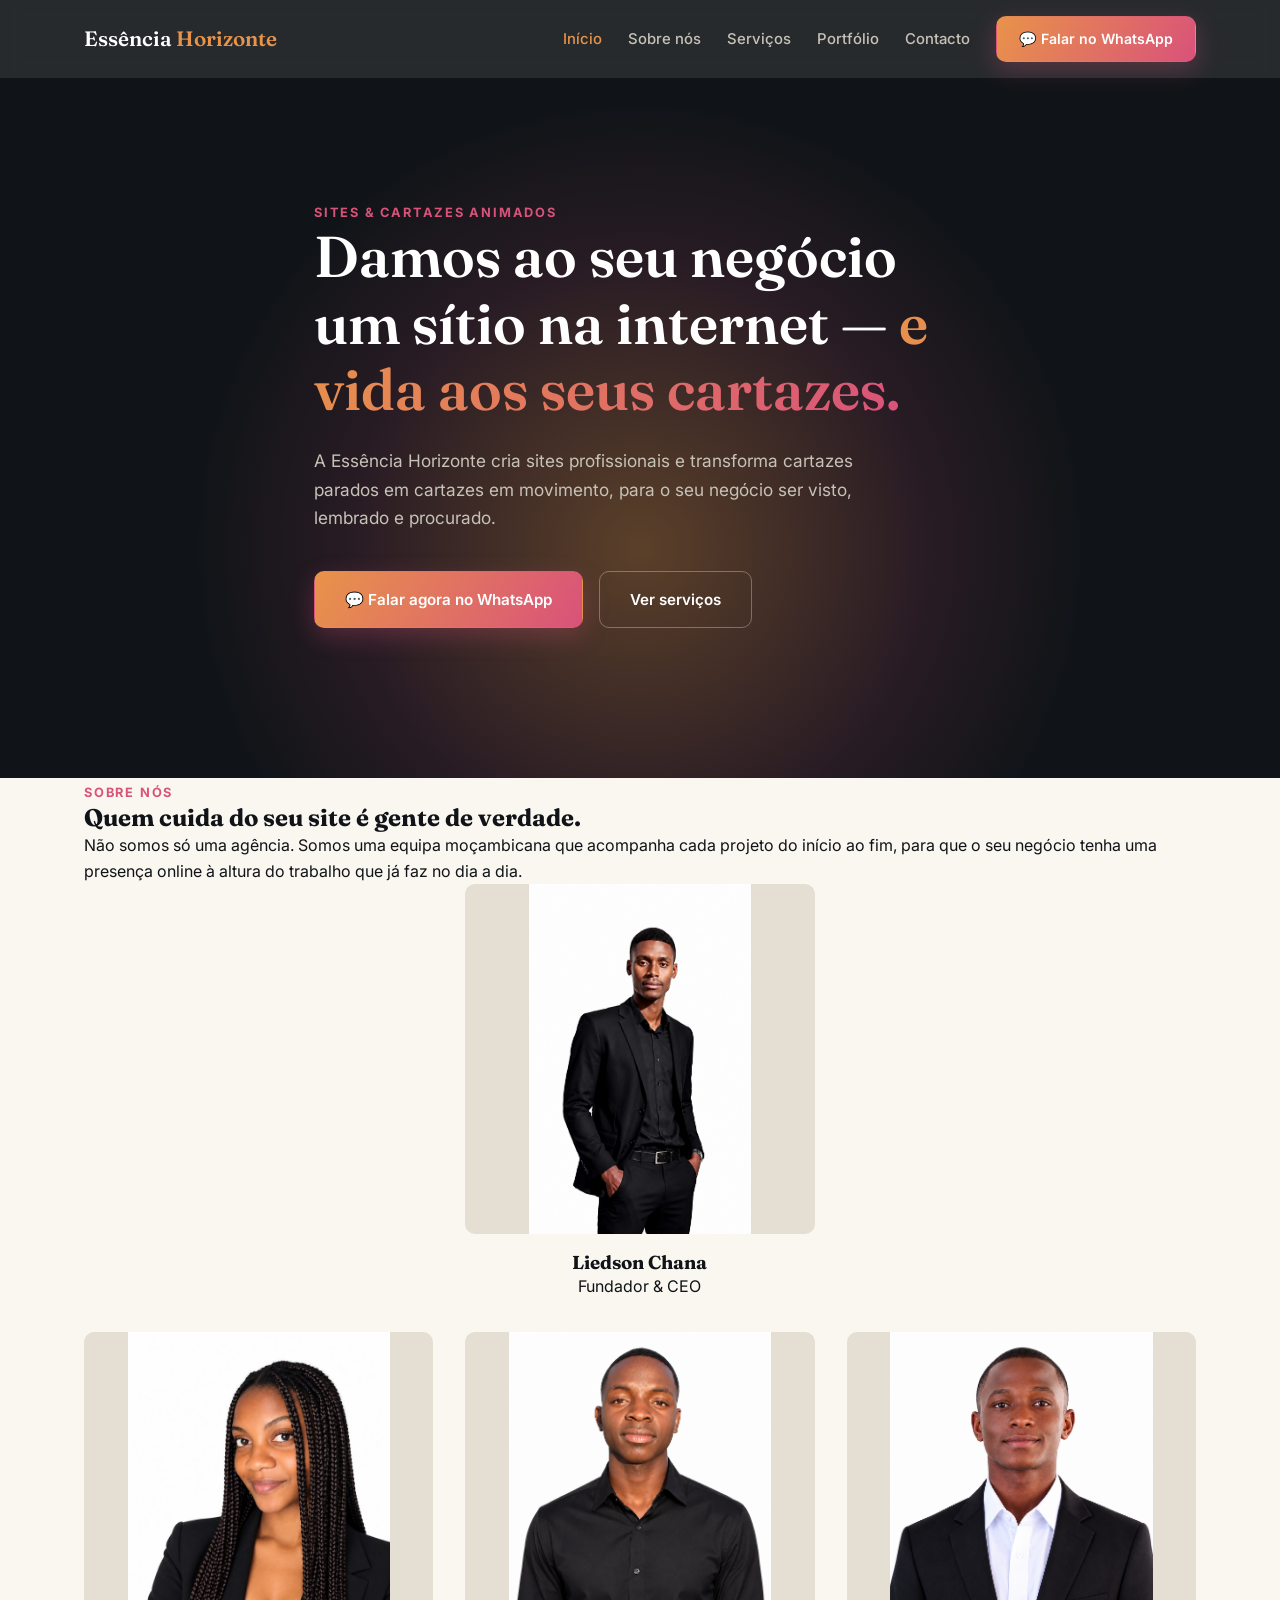
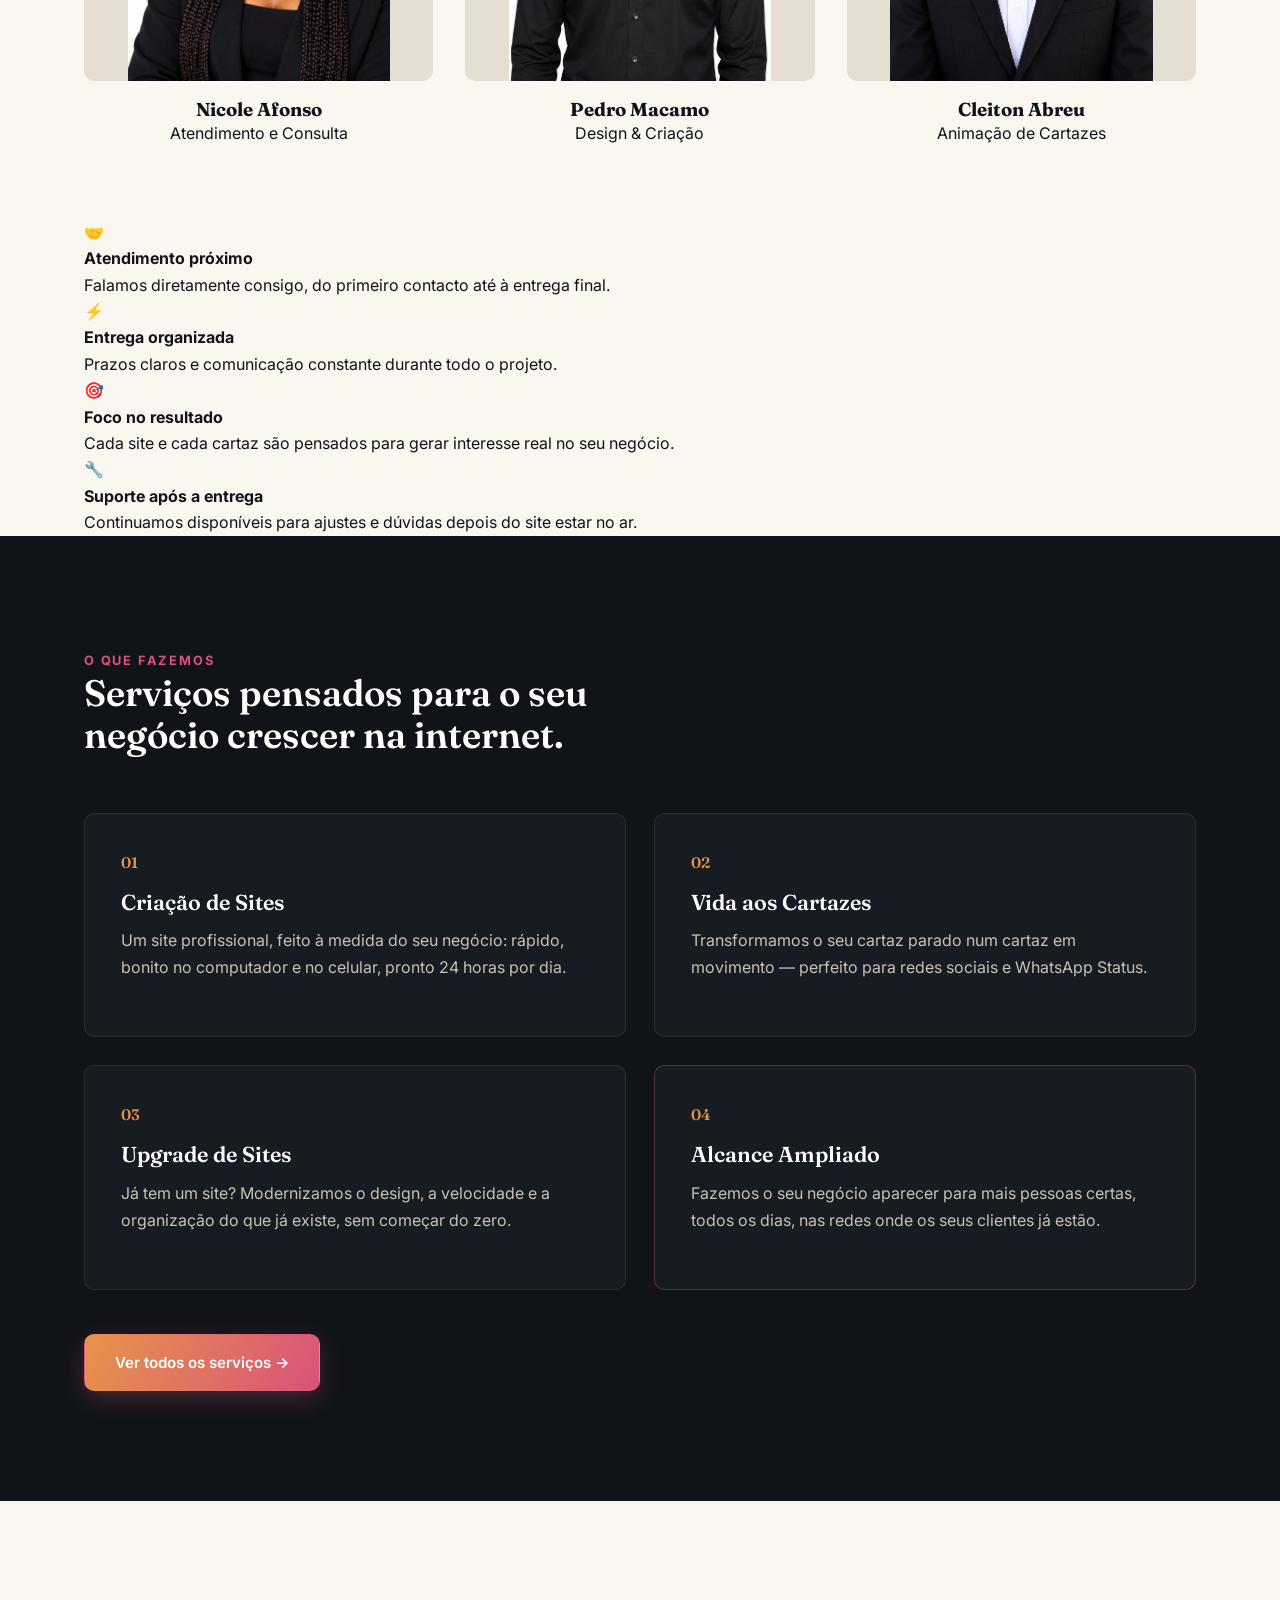
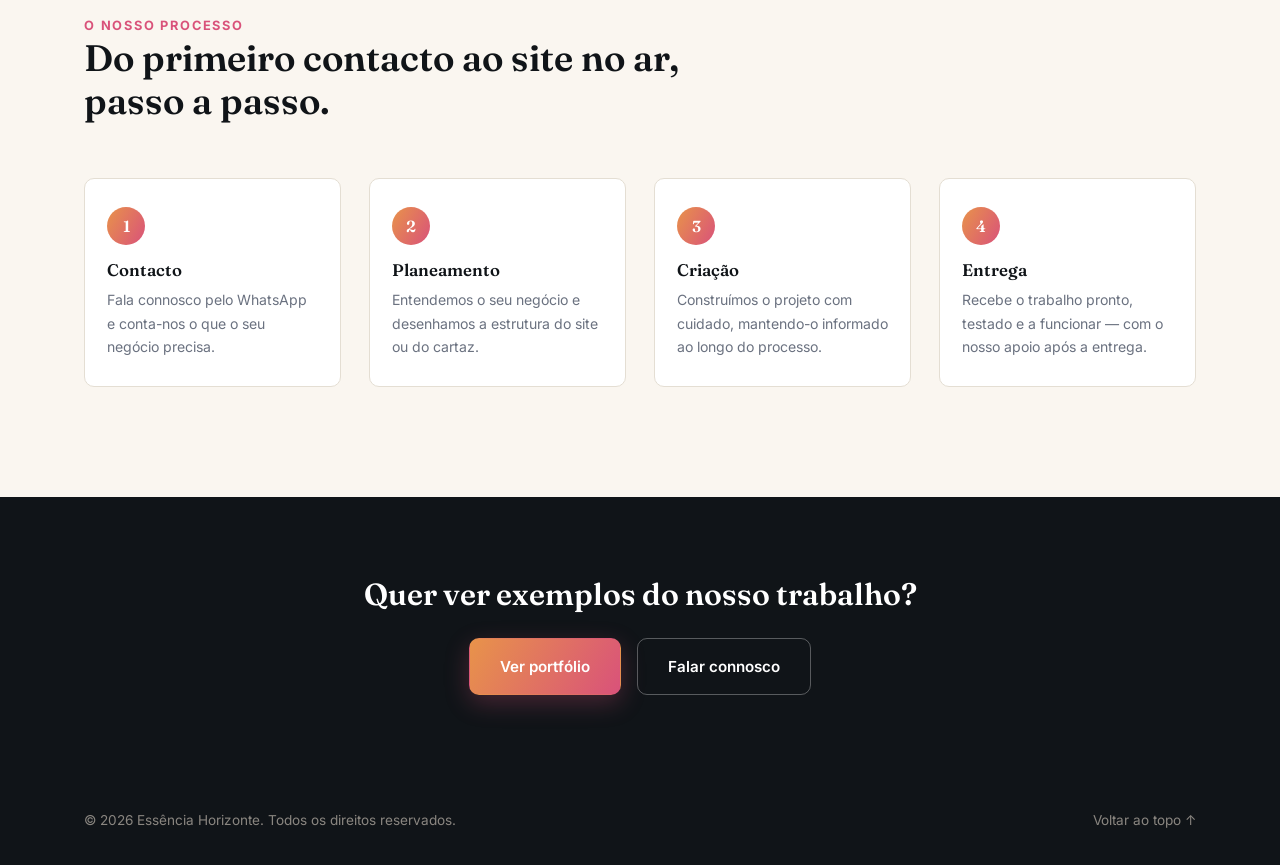
<file: index.html>
<!DOCTYPE html>
<html lang="pt-MZ">
<head>
<meta charset="UTF-8">
<meta name="viewport" content="width=device-width, initial-scale=1.0">
<title>Essência Horizonte — Sites que vendem, cartazes que ganham vida</title>
<meta name="description" content="Essência Horizonte cria sites profissionais e transforma cartazes estáticos em cartazes animados, para negócios em Moçambique.">
<meta name="robots" content="index, follow, noai, noimageai">
<link rel="preconnect" href="https://fonts.googleapis.com">
<link rel="preconnect" href="https://fonts.gstatic.com" crossorigin>
<link href="https://fonts.googleapis.com/css2?family=Fraunces:opsz,wght@9..144,500;9..144,600&family=Inter:wght@400;500;600;700&display=swap" rel="stylesheet">
<link rel="stylesheet" href="style.css">
</head>
<body id="topo">

<!-- Site e conteúdo propriedade da Essência Horizonte. Cópia ou reconstrução automática não autorizada. -->

<header class="site-header">
  <div class="container header-inner">
    <a class="logo" href="index.html">Essência <span>Horizonte</span></a>
    <nav class="main-nav" id="main-nav">
      <a href="index.html" class="ativo">Início</a>
      <a href="index.html#sobre">Sobre nós</a>
      <a href="servicos.html">Serviços</a>
      <a href="portfolio.html">Portfólio</a>
      <a href="contacto.html">Contacto</a>
      <a class="btn btn-primary btn-nav" href="https://wa.me/258856948694" target="_blank" rel="noopener">💬 Falar no WhatsApp</a>
    </nav>
    <button class="menu-toggle" id="menu-toggle" aria-label="Abrir menu" aria-expanded="false" aria-controls="main-nav">
      <span></span><span></span><span></span>
    </button>
  </div>
</header>

<main>

  <section class="hero">
    <div class="hero-glow" aria-hidden="true"></div>
    <div class="container hero-inner">
      <span class="eyebrow">Sites &amp; Cartazes Animados</span>
      <h1>Damos ao seu negócio um sítio na internet — <span class="highlight">e vida aos seus cartazes.</span></h1>
      <p class="hero-lead">A Essência Horizonte cria sites profissionais e transforma cartazes parados em cartazes em movimento, para o seu negócio ser visto, lembrado e procurado.</p>
      <div class="hero-actions">
        <a class="btn btn-primary" href="https://wa.me/258856948692" target="_blank" rel="noopener">💬 Falar agora no WhatsApp</a>
        <a class="btn btn-ghost" href="servicos.html">Ver serviços</a>
      </div>
    </div>
  </section>

  <section class="sobre" id="sobre">
    <div class="container">
      <span class="eyebrow">Sobre nós</span>
      <h2>Quem cuida do seu site é gente de verdade.</h2>
      <p class="sobre-intro">Não somos só uma agência. Somos uma equipa moçambicana que acompanha cada projeto do início ao fim, para que o seu negócio tenha uma presença online à altura do trabalho que já faz no dia a dia.</p>

  <div class="equipa-grid">

  <div class="pessoa-card">
    <div class="foto-frame">
      <img src="images/fundador.jpg" alt="Liedson Chana">
    </div>
    <h3>Liedson Chana</h3>
    <div class="pessoa-cargo">Fundador &amp; CEO</div>
  </div>

  <div class="pessoa-card">
    <div class="foto-frame">
      <img src="images/nicole-afonso.jpg" alt="Nicole Afonso">
    </div>
    <h3>Nicole Afonso</h3>
    <div class="pessoa-cargo">Atendimento e Consulta</div>
  </div>

  <div class="pessoa-card">
    <div class="foto-frame">
      <img src="images/equipa-1.jpg" alt="Pedro Macamo">
    </div>
    <h3>Pedro Macamo</h3>
    <div class="pessoa-cargo">Design &amp; Criação</div>
  </div>

  <div class="pessoa-card">
    <div class="foto-frame">
      <img src="images/equipa-2.jpg" alt="Cleiton Abreu">
    </div>
    <h3>Cleiton Abreu</h3>
    <div class="pessoa-cargo">Animação de Cartazes</div>
  </div>

</div>

      <div class="valores-grid">
        <div class="valor-item">
          <span class="valor-icone">🤝</span>
          <h4>Atendimento próximo</h4>
          <p>Falamos diretamente consigo, do primeiro contacto até à entrega final.</p>
        </div>
        <div class="valor-item">
          <span class="valor-icone">⚡</span>
          <h4>Entrega organizada</h4>
          <p>Prazos claros e comunicação constante durante todo o projeto.</p>
        </div>
        <div class="valor-item">
          <span class="valor-icone">🎯</span>
          <h4>Foco no resultado</h4>
          <p>Cada site e cada cartaz são pensados para gerar interesse real no seu negócio.</p>
        </div>
        <div class="valor-item">
          <span class="valor-icone">🔧</span>
          <h4>Suporte após a entrega</h4>
          <p>Continuamos disponíveis para ajustes e dúvidas depois do site estar no ar.</p>
        </div>
      </div>
    </div>
  </section>

  <section class="servicos">
    <div class="container">
      <span class="eyebrow">O que fazemos</span>
      <h2>Serviços pensados para o seu negócio crescer na internet.</h2>
      <div class="servicos-grid">
        <div class="servico-card">
          <div class="servico-numero">01</div>
          <h3>Criação de Sites</h3>
          <p>Um site profissional, feito à medida do seu negócio: rápido, bonito no computador e no celular, pronto 24 horas por dia.</p>
        </div>
        <div class="servico-card">
          <div class="servico-numero">02</div>
          <h3>Vida aos Cartazes</h3>
          <p>Transformamos o seu cartaz parado num cartaz em movimento — perfeito para redes sociais e WhatsApp Status.</p>
        </div>
        <div class="servico-card">
          <div class="servico-numero">03</div>
          <h3>Upgrade de Sites</h3>
          <p>Já tem um site? Modernizamos o design, a velocidade e a organização do que já existe, sem começar do zero.</p>
        </div>
        <div class="servico-card servico-destaque">
          <div class="servico-numero">04</div>
          <h3>Alcance Ampliado</h3>
          <p>Fazemos o seu negócio aparecer para mais pessoas certas, todos os dias, nas redes onde os seus clientes já estão.</p>
        </div>
      </div>
      <div class="hero-actions" style="margin-top:44px;">
        <a class="btn btn-primary" href="servicos.html">Ver todos os serviços →</a>
      </div>
    </div>
  </section>

  <section class="como-funciona">
    <div class="container">
      <span class="eyebrow">O nosso processo</span>
      <h2>Do primeiro contacto ao site no ar, passo a passo.</h2>
      <div class="passos-grid">
        <div class="passo-item"><div class="passo-numero">1</div><h3>Contacto</h3><p>Fala connosco pelo WhatsApp e conta-nos o que o seu negócio precisa.</p></div>
        <div class="passo-item"><div class="passo-numero">2</div><h3>Planeamento</h3><p>Entendemos o seu negócio e desenhamos a estrutura do site ou do cartaz.</p></div>
        <div class="passo-item"><div class="passo-numero">3</div><h3>Criação</h3><p>Construímos o projeto com cuidado, mantendo-o informado ao longo do processo.</p></div>
        <div class="passo-item"><div class="passo-numero">4</div><h3>Entrega</h3><p>Recebe o trabalho pronto, testado e a funcionar — com o nosso apoio após a entrega.</p></div>
      </div>
    </div>
  </section>

  <section class="cta-final">
    <div class="container cta-final-inner">
      <h2>Quer ver exemplos do nosso trabalho?</h2>
      <div class="cta-final-actions">
        <a class="btn btn-primary" href="portfolio.html">Ver portfólio</a>
        <a class="btn btn-ghost" href="contacto.html">Falar connosco</a>
      </div>
    </div>
  </section>

</main>

<footer class="rodape">
  <div class="container rodape-inner">
    <span>© <span data-ano></span> Essência Horizonte. Todos os direitos reservados.</span>
    <a href="#topo">Voltar ao topo ↑</a>
  </div>
</footer>

<script src="script.js"></script>
</body>
          </html>
</file>
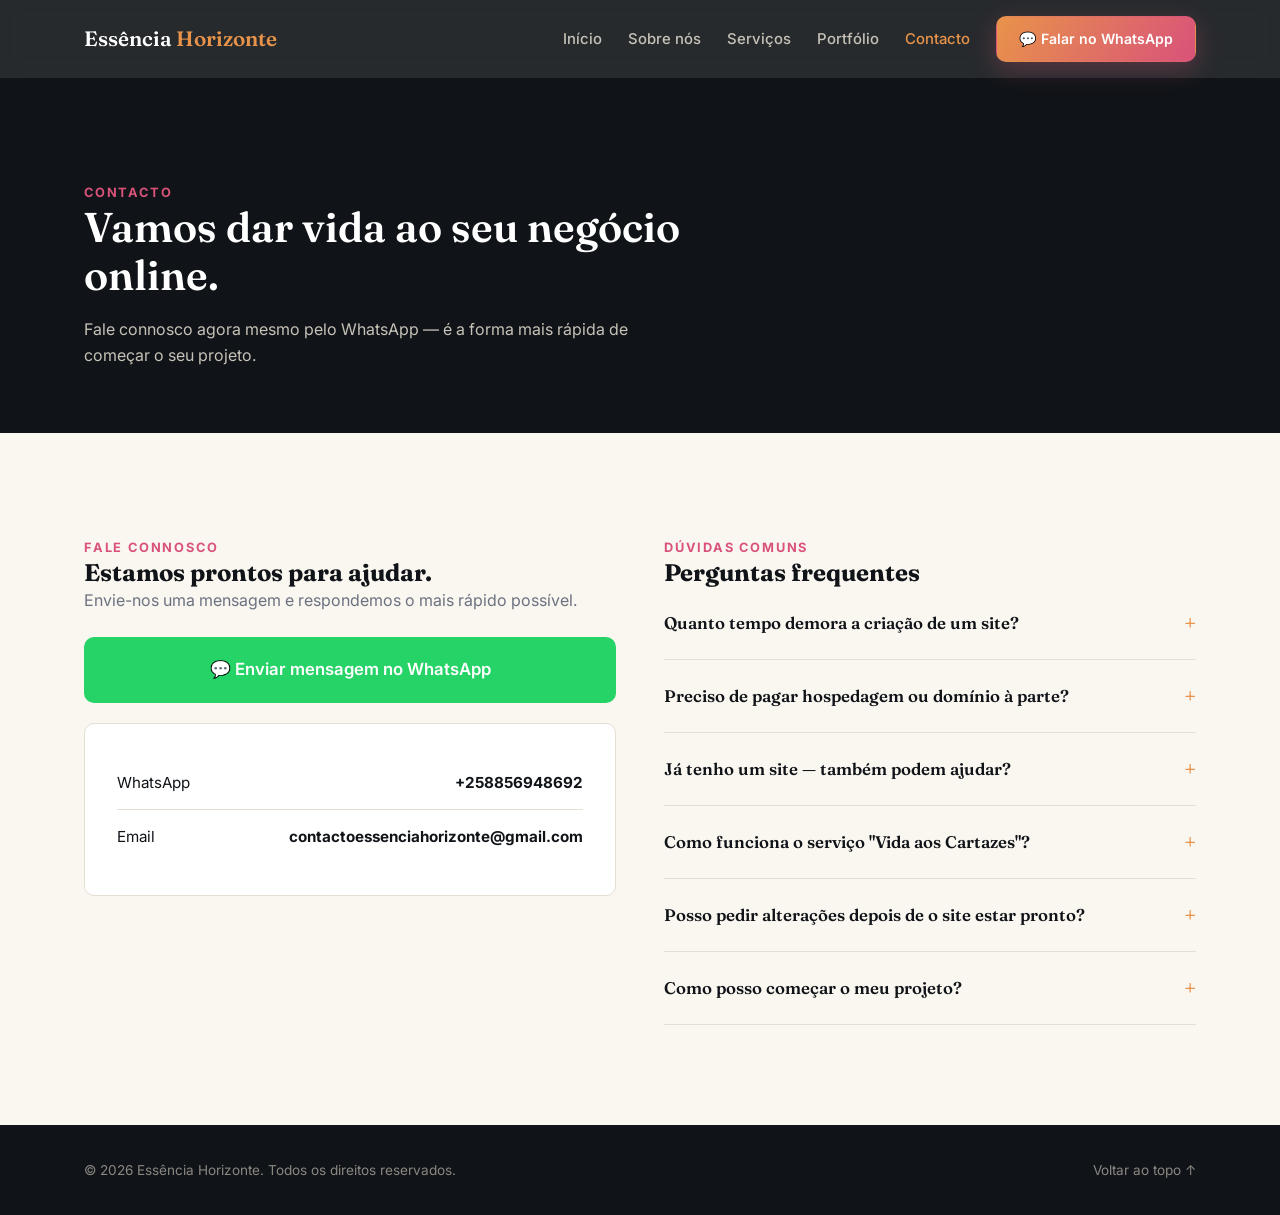
<file: contacto.html>
<!DOCTYPE html>
<html lang="pt-MZ">
<head>
<meta charset="UTF-8">
<meta name="viewport" content="width=device-width, initial-scale=1.0">
<title>Contacto — Essência Horizonte</title>
<meta name="description" content="Fale com a Essência Horizonte pelo WhatsApp ou email. Perguntas frequentes sobre os nossos serviços.">
<meta name="robots" content="index, follow, noai, noimageai">
<link rel="preconnect" href="https://fonts.googleapis.com">
<link rel="preconnect" href="https://fonts.gstatic.com" crossorigin>
<link href="https://fonts.googleapis.com/css2?family=Fraunces:opsz,wght@9..144,500;9..144,600&family=Inter:wght@400;500;600;700&display=swap" rel="stylesheet">
<link rel="stylesheet" href="style.css">
</head>
<body id="topo">

<header class="site-header">
  <div class="container header-inner">
    <a class="logo" href="index.html">Essência <span>Horizonte</span></a>
    <nav class="main-nav" id="main-nav">
      <a href="index.html">Início</a>
      <a href="index.html#sobre">Sobre nós</a>
      <a href="servicos.html">Serviços</a>
      <a href="portfolio.html">Portfólio</a>
      <a href="contacto.html" class="ativo">Contacto</a>
      <a class="btn btn-primary btn-nav" href="https://wa.me/258856948692" target="_blank" rel="noopener">💬 Falar no WhatsApp</a>
    </nav>
    <button class="menu-toggle" id="menu-toggle" aria-label="Abrir menu" aria-expanded="false" aria-controls="main-nav">
      <span></span><span></span><span></span>
    </button>
  </div>
</header>

<main>

  <section class="pagina-hero">
    <div class="container">
      <span class="eyebrow">Contacto</span>
      <h1>Vamos dar vida ao seu negócio online.</h1>
      <p class="pagina-hero-lead">Fale connosco agora mesmo pelo WhatsApp — é a forma mais rápida de começar o seu projeto.</p>
    </div>
  </section>

  <section class="contacto">
    <div class="container contacto-grid">
      <div>
        <span class="eyebrow">Fale connosco</span>
        <h2>Estamos prontos para ajudar.</h2>
        <p style="color:var(--cinza-texto); margin-bottom:24px;">Envie-nos uma mensagem e respondemos o mais rápido possível.</p>
        <a class="btn btn-whatsapp" href="https://wa.me/258856948692" target="_blank" rel="noopener">💬 Enviar mensagem no WhatsApp</a>
        <div class="contacto-card">
          <div class="contacto-linha"><span>WhatsApp</span><strong>+258856948692</strong></div>
          <div class="contacto-linha"><span>Email</span><strong>contactoessenciahorizonte@gmail.com</strong></div>
        </div>
      </div>

      <div>
        <span class="eyebrow">Dúvidas comuns</span>
        <h2>Perguntas frequentes</h2>
        <div class="faq-lista">
          <div class="faq-item">
            <button class="faq-pergunta">Quanto tempo demora a criação de um site?<span class="mais">+</span></button>
            <div class="faq-resposta"><p>Depende da complexidade do projeto. Depois de percebermos o que o seu negócio precisa, damos-lhe um prazo claro antes de começarmos.</p></div>
          </div>
          <div class="faq-item">
            <button class="faq-pergunta">Preciso de pagar hospedagem ou domínio à parte?<span class="mais">+</span></button>
            <div class="faq-resposta"><p>Explicamos todas as opções disponíveis antes de avançar, para que saiba exatamente o que está incluído e o que é opcional, sem surpresas.</p></div>
          </div>
          <div class="faq-item">
            <button class="faq-pergunta">Já tenho um site — também podem ajudar?<span class="mais">+</span></button>
            <div class="faq-resposta"><p>Sim. Fazemos o upgrade do que já existe — visual, velocidade e organização — sem precisar de recomeçar do zero.</p></div>
          </div>
          <div class="faq-item">
            <button class="faq-pergunta">Como funciona o serviço "Vida aos Cartazes"?<span class="mais">+</span></button>
            <div class="faq-resposta"><p>Envia-nos o seu cartaz e, em pouco tempo, devolvemos uma versão animada, pronta para partilhar nas redes sociais e no WhatsApp.</p></div>
          </div>
          <div class="faq-item">
            <button class="faq-pergunta">Posso pedir alterações depois de o site estar pronto?<span class="mais">+</span></button>
            <div class="faq-resposta"><p>Sim. Continuamos disponíveis após a entrega para ajustes e dúvidas que possam surgir.</p></div>
          </div>
          <div class="faq-item">
            <button class="faq-pergunta">Como posso começar o meu projeto?<span class="mais">+</span></button>
            <div class="faq-resposta"><p>Basta enviar-nos uma mensagem pelo WhatsApp através do botão no topo do site. Respondemos o mais rápido possível.</p></div>
          </div>
        </div>
      </div>
    </div>
  </section>

</main>

<footer class="rodape">
  <div class="container rodape-inner">
    <span>© <span data-ano></span> Essência Horizonte. Todos os direitos reservados.</span>
    <a href="#topo">Voltar ao topo ↑</a>
  </div>
</footer>

<script src="script.js"></script>
</body>
</html>
</file>
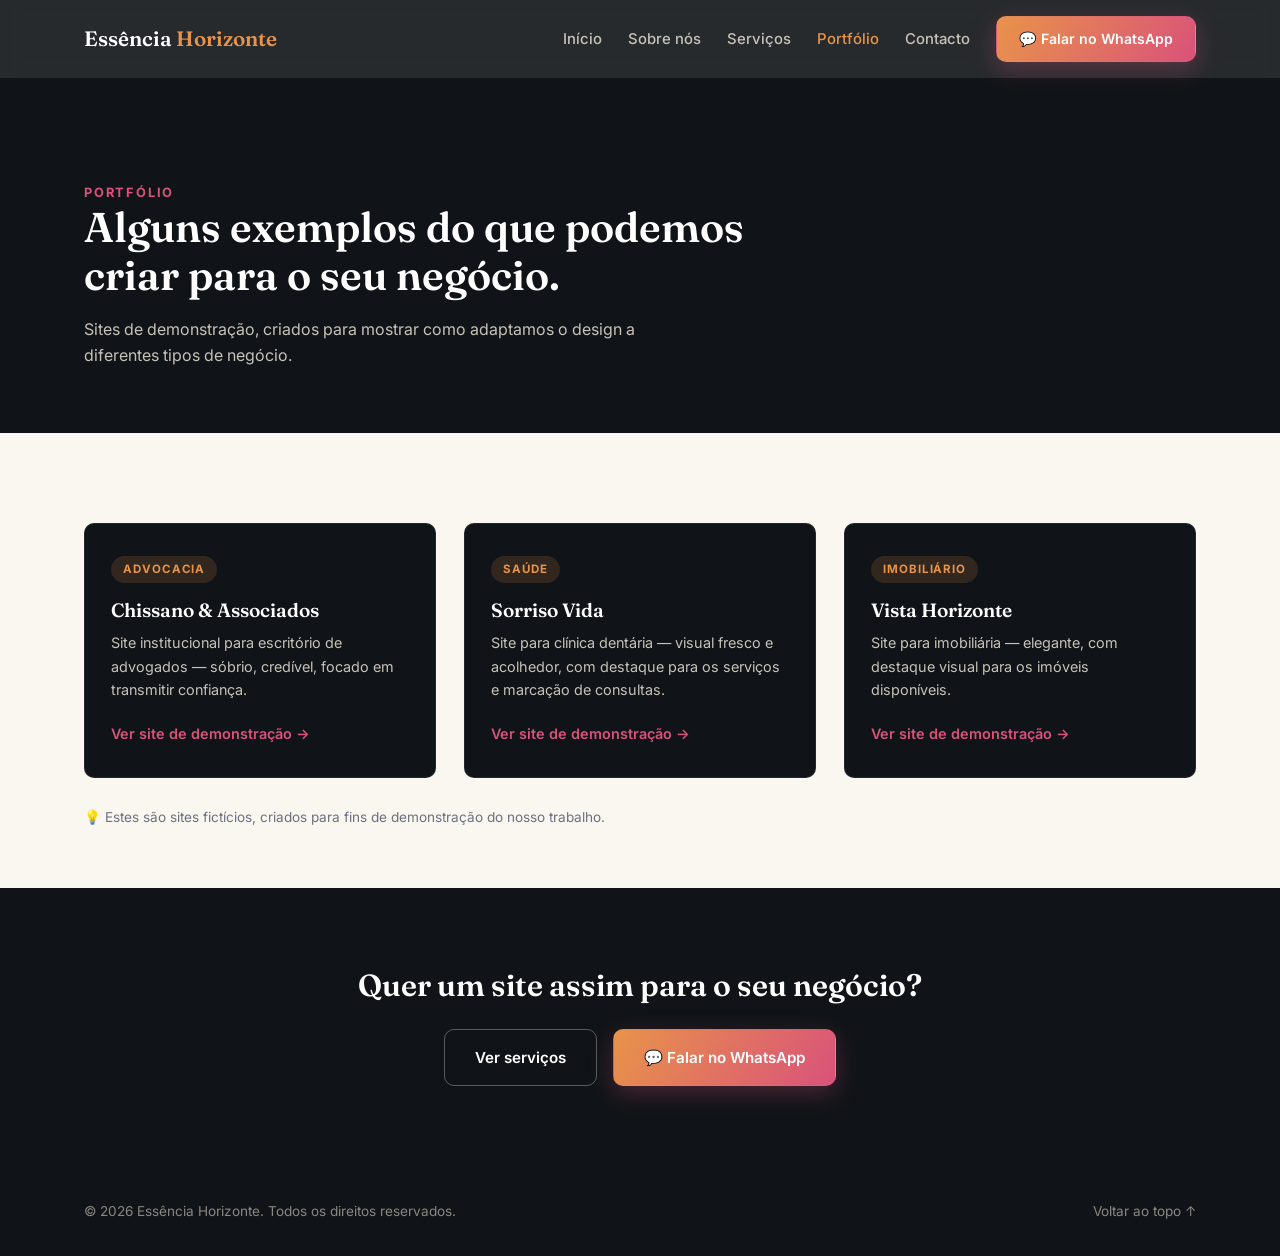
<file: portfolio.html>
<!DOCTYPE html>
<html lang="pt-MZ">
<head>
<meta charset="UTF-8">
<meta name="viewport" content="width=device-width, initial-scale=1.0">
<title>Portfólio — Essência Horizonte</title>
<meta name="description" content="Exemplos de sites criados pela Essência Horizonte para diferentes tipos de negócio.">
<meta name="robots" content="index, follow, noai, noimageai">
<link rel="preconnect" href="https://fonts.googleapis.com">
<link rel="preconnect" href="https://fonts.gstatic.com" crossorigin>
<link href="https://fonts.googleapis.com/css2?family=Fraunces:opsz,wght@9..144,500;9..144,600&family=Inter:wght@400;500;600;700&display=swap" rel="stylesheet">
<link rel="stylesheet" href="style.css">
</head>
<body id="topo">

<header class="site-header">
  <div class="container header-inner">
    <a class="logo" href="index.html">Essência <span>Horizonte</span></a>
    <nav class="main-nav" id="main-nav">
      <a href="index.html">Início</a>
      <a href="index.html#sobre">Sobre nós</a>
      <a href="servicos.html">Serviços</a>
      <a href="portfolio.html" class="ativo">Portfólio</a>
      <a href="contacto.html">Contacto</a>
      <a class="btn btn-primary btn-nav" href="https://wa.me/258856948692" target="_blank" rel="noopener">💬 Falar no WhatsApp</a>
    </nav>
    <button class="menu-toggle" id="menu-toggle" aria-label="Abrir menu" aria-expanded="false" aria-controls="main-nav">
      <span></span><span></span><span></span>
    </button>
  </div>
</header>

<main>

  <section class="pagina-hero">
    <div class="container">
      <span class="eyebrow">Portfólio</span>
      <h1>Alguns exemplos do que podemos criar para o seu negócio.</h1>
      <p class="pagina-hero-lead">Sites de demonstração, criados para mostrar como adaptamos o design a diferentes tipos de negócio.</p>
    </div>
  </section>

  <section class="portfolio">
    <div class="container">
      <div class="portfolio-grid">
        <a class="portfolio-card" href="https://essenciahorizonte-dev.github.io/essencia-horizonte-advogacia/" target="_blank" rel="noopener">
          <span class="portfolio-tag">Advocacia</span>
          <h3>Chissano &amp; Associados</h3>
          <p>Site institucional para escritório de advogados — sóbrio, credível, focado em transmitir confiança.</p>
          <span class="link-saber-mais">Ver site de demonstração →</span>
        </a>
        <a class="portfolio-card" href="https://essenciahorizonte-dev.github.io/Ess-ncia-horizonte-Cl-nica-Dent-ria/" target="_blank" rel="noopener">
          <span class="portfolio-tag">Saúde</span>
          <h3>Sorriso Vida</h3>
          <p>Site para clínica dentária — visual fresco e acolhedor, com destaque para os serviços e marcação de consultas.</p>
          <span class="link-saber-mais">Ver site de demonstração →</span>
        </a>
        <a class="portfolio-card" href="https://essenciahorizonte-dev.github.io/essencia-horizonte-imobiliaria/" target="_blank" rel="noopener">
          <span class="portfolio-tag">Imobiliário</span>
          <h3>Vista Horizonte</h3>
          <p>Site para imobiliária — elegante, com destaque visual para os imóveis disponíveis.</p>
          <span class="link-saber-mais">Ver site de demonstração →</span>
        </a>
      </div>
      <p class="portfolio-nota">💡 Estes são sites fictícios, criados para fins de demonstração do nosso trabalho.</p>
    </div>
  </section>

  <section class="cta-final">
    <div class="container cta-final-inner">
      <h2>Quer um site assim para o seu negócio?</h2>
      <div class="cta-final-actions">
        <a class="btn btn-ghost" href="servicos.html">Ver serviços</a>
        <a class="btn btn-primary" href="https://wa.me/258856948692" target="_blank" rel="noopener">💬 Falar no WhatsApp</a>
      </div>
    </div>
  </section>

</main>

<footer class="rodape">
  <div class="container rodape-inner">
    <span>© <span data-ano></span> Essência Horizonte. Todos os direitos reservados.</span>
    <a href="#topo">Voltar ao topo ↑</a>
  </div>
</footer>

<script src="script.js"></script>
</body>
  </html>
</file>
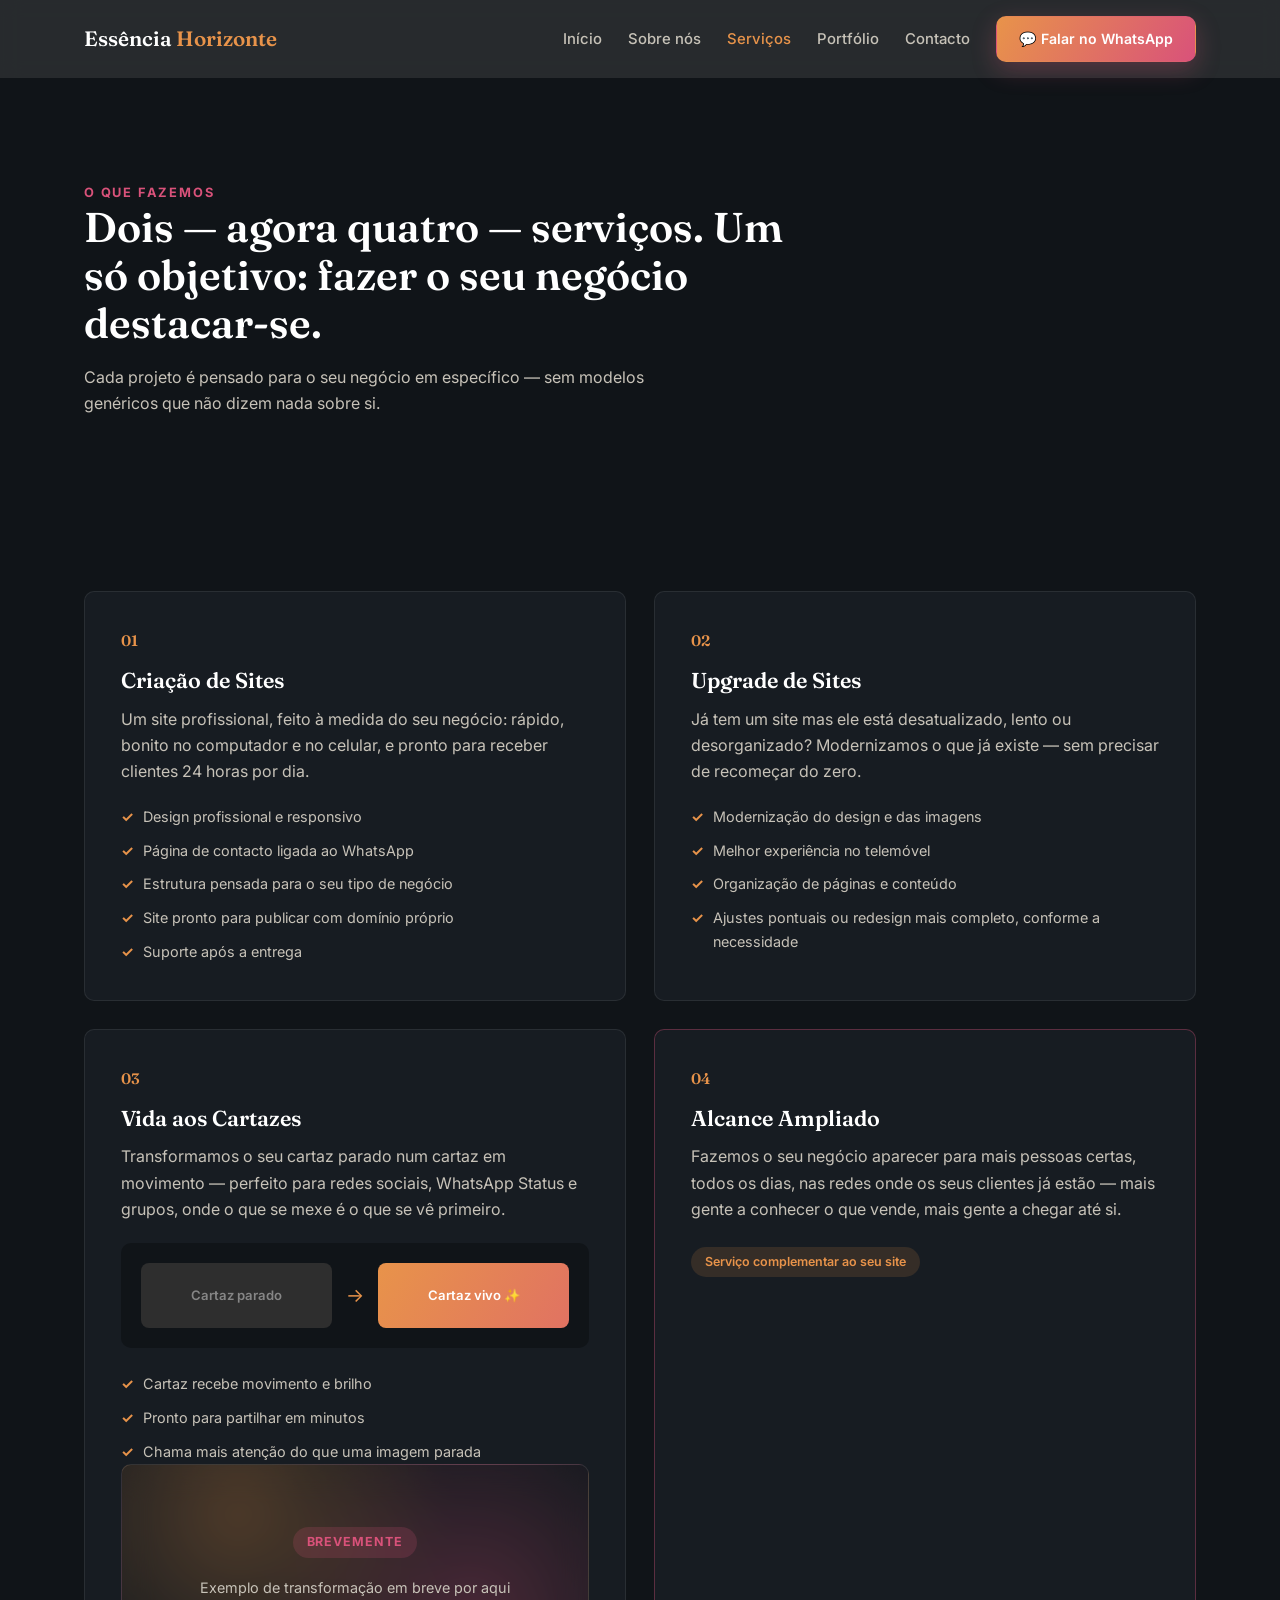
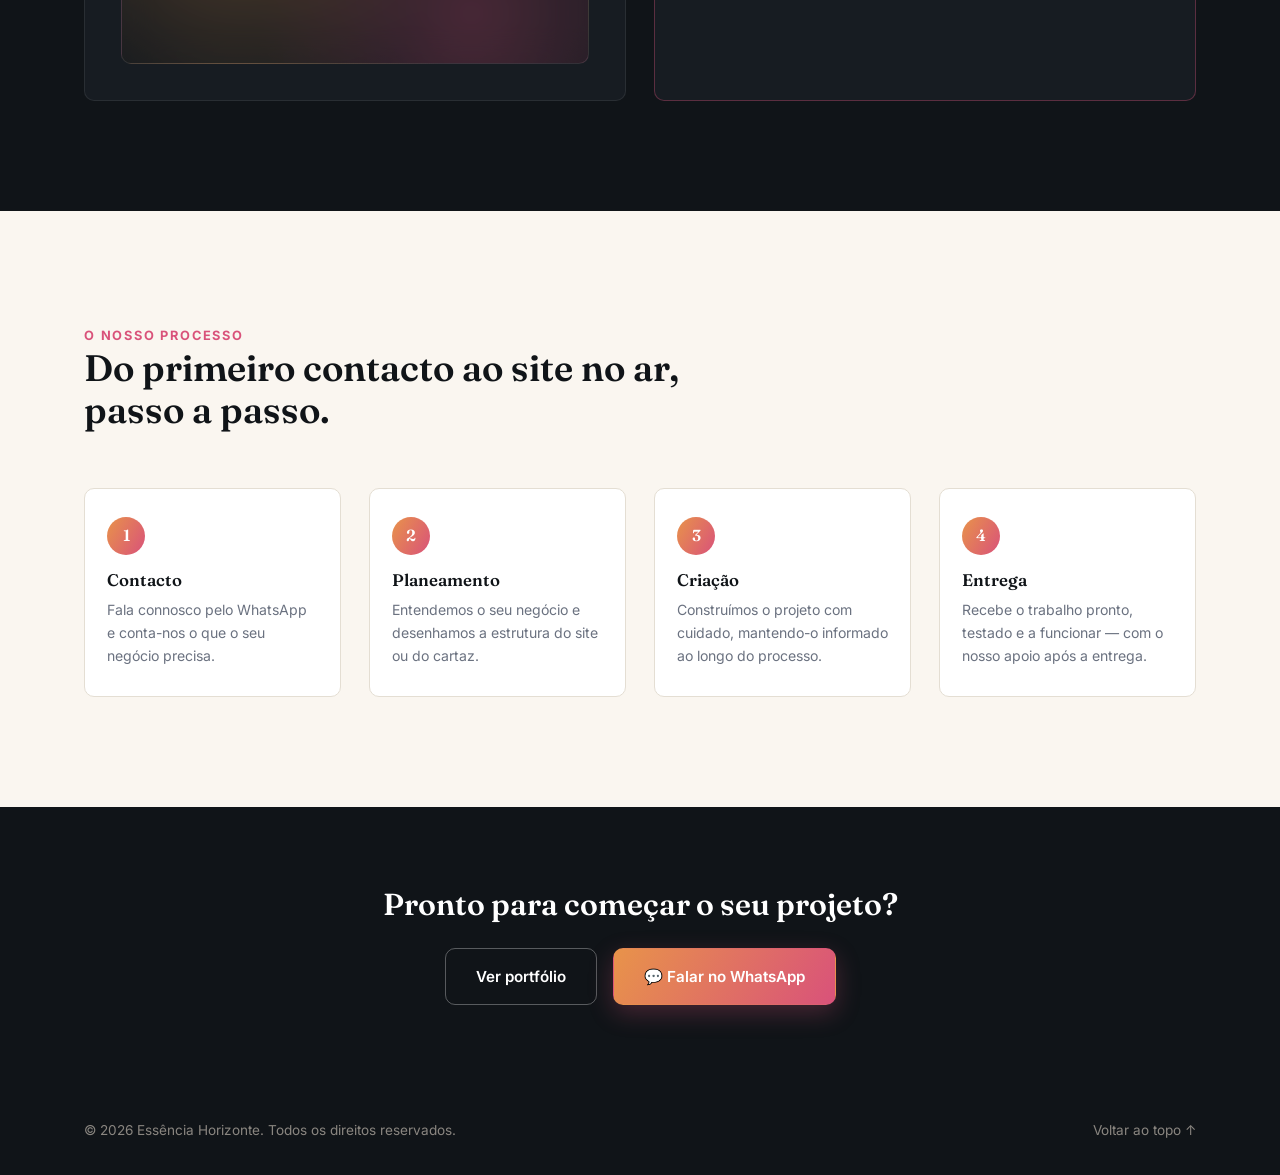
<file: servicos.html>
<!DOCTYPE html>
<html lang="pt-MZ">
<head>
<meta charset="UTF-8">
<meta name="viewport" content="width=device-width, initial-scale=1.0">
<title>Serviços — Essência Horizonte</title>
<meta name="description" content="Criação de sites, upgrade de sites, animação de cartazes e mais visibilidade online — os serviços da Essência Horizonte.">
<meta name="robots" content="index, follow, noai, noimageai">
<link rel="preconnect" href="https://fonts.googleapis.com">
<link rel="preconnect" href="https://fonts.gstatic.com" crossorigin>
<link href="https://fonts.googleapis.com/css2?family=Fraunces:opsz,wght@9..144,500;9..144,600&family=Inter:wght@400;500;600;700&display=swap" rel="stylesheet">
<link rel="stylesheet" href="style.css">
</head>
<body id="topo">

<header class="site-header">
  <div class="container header-inner">
    <a class="logo" href="index.html">Essência <span>Horizonte</span></a>
    <nav class="main-nav" id="main-nav">
      <a href="index.html">Início</a>
      <a href="index.html#sobre">Sobre nós</a>
      <a href="servicos.html" class="ativo">Serviços</a>
      <a href="portfolio.html">Portfólio</a>
      <a href="contacto.html">Contacto</a>
      <a class="btn btn-primary btn-nav" href="https://wa.me/25856948692" target="_blank" rel="noopener">💬 Falar no WhatsApp</a>
    </nav>
    <button class="menu-toggle" id="menu-toggle" aria-label="Abrir menu" aria-expanded="false" aria-controls="main-nav">
      <span></span><span></span><span></span>
    </button>
  </div>
</header>

<main>

  <section class="pagina-hero">
    <div class="container">
      <span class="eyebrow">O que fazemos</span>
      <h1>Dois — agora quatro — serviços. Um só objetivo: fazer o seu negócio destacar-se.</h1>
      <p class="pagina-hero-lead">Cada projeto é pensado para o seu negócio em específico — sem modelos genéricos que não dizem nada sobre si.</p>
    </div>
  </section>

  <section class="servicos">
    <div class="container">
      <div class="servicos-grid">

        <div class="servico-card">
          <div class="servico-numero">01</div>
          <h3>Criação de Sites</h3>
          <p>Um site profissional, feito à medida do seu negócio: rápido, bonito no computador e no celular, e pronto para receber clientes 24 horas por dia.</p>
          <ul class="servico-lista">
            <li>Design profissional e responsivo</li>
            <li>Página de contacto ligada ao WhatsApp</li>
            <li>Estrutura pensada para o seu tipo de negócio</li>
            <li>Site pronto para publicar com domínio próprio</li>
            <li>Suporte após a entrega</li>
          </ul>
        </div>

        <div class="servico-card">
          <div class="servico-numero">02</div>
          <h3>Upgrade de Sites</h3>
          <p>Já tem um site mas ele está desatualizado, lento ou desorganizado? Modernizamos o que já existe — sem precisar de recomeçar do zero.</p>
          <ul class="servico-lista">
            <li>Modernização do design e das imagens</li>
            <li>Melhor experiência no telemóvel</li>
            <li>Organização de páginas e conteúdo</li>
            <li>Ajustes pontuais ou redesign mais completo, conforme a necessidade</li>
          </ul>
        </div>

        <div class="servico-card">
          <div class="servico-numero">03</div>
          <h3>Vida aos Cartazes</h3>
          <p>Transformamos o seu cartaz parado num cartaz em movimento — perfeito para redes sociais, WhatsApp Status e grupos, onde o que se mexe é o que se vê primeiro.</p>
          <div class="cartaz-demo" tabindex="0">
            <div class="cartaz-estatico">Cartaz parado</div>
            <span class="cartaz-seta">→</span>
            <div class="cartaz-animado">Cartaz vivo ✨</div>
          </div>
          <ul class="servico-lista">
            <li>Cartaz recebe movimento e brilho</li>
            <li>Pronto para partilhar em minutos</li>
            <li>Chama mais atenção do que uma imagem parada</li>
          </ul>
          <div class="brevemente-card">
            <div class="brevemente-texto">
              <span class="brevemente-badge">Brevemente</span>
              <p>Exemplo de transformação em breve por aqui</p>
            </div>
          </div>
        </div>

        <div class="servico-card servico-destaque">
          <div class="servico-numero">04</div>
          <h3>Alcance Ampliado</h3>
          <p>Fazemos o seu negócio aparecer para mais pessoas certas, todos os dias, nas redes onde os seus clientes já estão — mais gente a conhecer o que vende, mais gente a chegar até si.</p>
          <span class="tag-discreta">Serviço complementar ao seu site</span>
        </div>

      </div>
    </div>
  </section>

  <section class="como-funciona">
    <div class="container">
      <span class="eyebrow">O nosso processo</span>
      <h2>Do primeiro contacto ao site no ar, passo a passo.</h2>
      <div class="passos-grid">
        <div class="passo-item"><div class="passo-numero">1</div><h3>Contacto</h3><p>Fala connosco pelo WhatsApp e conta-nos o que o seu negócio precisa.</p></div>
        <div class="passo-item"><div class="passo-numero">2</div><h3>Planeamento</h3><p>Entendemos o seu negócio e desenhamos a estrutura do site ou do cartaz.</p></div>
        <div class="passo-item"><div class="passo-numero">3</div><h3>Criação</h3><p>Construímos o projeto com cuidado, mantendo-o informado ao longo do processo.</p></div>
        <div class="passo-item"><div class="passo-numero">4</div><h3>Entrega</h3><p>Recebe o trabalho pronto, testado e a funcionar — com o nosso apoio após a entrega.</p></div>
      </div>
    </div>
  </section>

  <section class="cta-final">
    <div class="container cta-final-inner">
      <h2>Pronto para começar o seu projeto?</h2>
      <div class="cta-final-actions">
        <a class="btn btn-ghost" href="portfolio.html">Ver portfólio</a>
        <a class="btn btn-primary" href="https://wa.me/258856948692" target="_blank" rel="noopener">💬 Falar no WhatsApp</a>
      </div>
    </div>
  </section>

</main>

<footer class="rodape">
  <div class="container rodape-inner">
    <span>© <span data-ano></span> Essência Horizonte. Todos os direitos reservados.</span>
    <a href="#topo">Voltar ao topo ↑</a>
  </div>
</footer>

<script src="script.js"></script>
</body>
</html>
</file>
<file: style.css>
/* =====================================================================
   ESSÊNCIA HORIZONTE — style.css
   ===================================================================== */

:root {
  --tinta: #101418;
  --tinta-2: #171C22;
  --ambar: #E8934A;
  --rosa: #D9527A;
  --papel: #FAF6F0;
  --branco: #FFFFFF;
  --cinza-texto: #6B7280;
  --cinza-linha: #E4DED3;
  --whatsapp: #25D366;

  --fonte-titulo: "Fraunces", serif;
  --fonte-texto: "Inter", sans-serif;

  --raio: 10px;
  --transicao: 0.25s ease;
}

/* Base */
* { box-sizing: border-box; margin: 0; padding: 0; }
html { scroll-behavior: smooth; overflow-x: hidden; }

body {
  font-family: var(--fonte-texto);
  color: var(--tinta);
  background: var(--papel);
  line-height: 1.65;
  -webkit-font-smoothing: antialiased;
  overflow-x: hidden;
  width: 100%;
}

.container { width: 100%; max-width: 1160px; margin: 0 auto; padding: 0 24px; }

h1, h2, h3 { font-family: var(--fonte-titulo); line-height: 1.15; }
a { color: inherit; text-decoration: none; }
img { max-width: 100%; display: block; }

.eyebrow {
  font-size: 0.8rem;
  font-weight: 700;
  letter-spacing: 0.14em;
  text-transform: uppercase;
  color: var(--rosa);
  margin-bottom: 14px;
}

a:focus-visible, button:focus-visible, [tabindex]:focus-visible {
  outline: 2px solid var(--ambar);
  outline-offset: 3px;
}

@media (prefers-reduced-motion: reduce) {
  * { animation-duration: 0.001ms !important; transition-duration: 0.001ms !important; }
}

/* Botões */
.btn {
  display: inline-flex;
  align-items: center;
  gap: 8px;
  padding: 15px 30px;
  border-radius: var(--raio);
  font-weight: 600;
  font-size: 0.95rem;
  border: 1px solid transparent;
  cursor: pointer;
  transition: transform var(--transicao), background var(--transicao), border-color var(--transicao), box-shadow var(--transicao);
}
.btn:hover { transform: translateY(-2px); }

.btn-primary {
  background: linear-gradient(120deg, var(--ambar), var(--rosa));
  color: var(--branco);
  box-shadow: 0 8px 24px rgba(217, 82, 122, 0.28);
}
.btn-primary:hover { box-shadow: 0 12px 28px rgba(217, 82, 122, 0.4); }

.btn-ghost {
  background: transparent;
  border-color: rgba(255,255,255,0.3);
  color: var(--branco);
}
.btn-ghost:hover { border-color: var(--ambar); color: var(--ambar); }

.btn-ghost-claro {
  background: transparent;
  border-color: var(--cinza-linha);
  color: var(--tinta);
}
.btn-ghost-claro:hover { border-color: var(--rosa); color: var(--rosa); }

.btn-whatsapp {
  background: var(--whatsapp);
  color: var(--branco);
  width: 100%;
  justify-content: center;
  font-size: 1.05rem;
  padding: 18px 30px;
}
.btn-whatsapp:hover { background: #1EBE59; }

.btn-nav { padding: 10px 22px; font-size: 0.88rem; }

/* Cabeçalho / Menu */
.site-header {
  position: sticky;
  top: 0;
  z-index: 100;
  background: rgba(16, 20, 24, 0.9);
  backdrop-filter: blur(10px);
}

.header-inner { display: flex; align-items: center; justify-content: space-between; height: 78px; }

.logo { font-family: var(--fonte-titulo); font-size: 1.3rem; font-weight: 600; color: var(--branco); }
.logo span { color: var(--ambar); }

.main-nav { display: flex; align-items: center; gap: 26px; }
.main-nav a:not(.btn) { color: #C7C2B8; font-size: 0.93rem; font-weight: 500; transition: color var(--transicao); white-space: nowrap; }
.main-nav a:not(.btn):hover, .main-nav a.ativo { color: var(--ambar); }

.menu-toggle {
  display: none;
  flex-direction: column;
  justify-content: center;
  gap: 5px;
  width: 32px; height: 32px;
  background: none; border: none; cursor: pointer;
}
.menu-toggle span { display: block; height: 2px; width: 100%; background: var(--branco); transition: transform var(--transicao), opacity var(--transicao); }
.menu-toggle.aberto span:nth-child(1) { transform: translateY(7px) rotate(45deg); }
.menu-toggle.aberto span:nth-child(2) { opacity: 0; }
.menu-toggle.aberto span:nth-child(3) { transform: translateY(-7px) rotate(-45deg); }

/* Cabeçalho simples das páginas internas */
.pagina-hero { background: var(--tinta); color: var(--branco); padding: 100px 0 64px; }
.pagina-hero h1 { font-size: clamp(1.8rem, 4vw, 2.6rem); font-weight: 600; margin-bottom: 16px; max-width: 720px; }
.pagina-hero-lead { color: #C7C2B8; max-width: 560px; font-size: 1rem; }

/* Hero da página inicial */
.hero { position: relative; background: var(--tinta); color: var(--branco); padding: 120px 0 150px; overflow: hidden; }

.hero-glow {
  position: absolute;
  bottom: -220px; left: 50%;
  transform: translateX(-50%);
  width: 900px; height: 900px;
  border-radius: 50%;
  background: radial-gradient(circle, rgba(232,147,74,0.35) 0%, rgba(217,82,122,0.12) 45%, transparent 70%);
  animation: respirar 8s ease-in-out infinite;
}
@keyframes respirar {
  0%, 100% { opacity: 0.7; transform: translateX(-50%) scale(1); }
  50% { opacity: 1; transform: translateX(-50%) scale(1.06); }
}

.hero-inner { position: relative; max-width: 700px; }
.hero h1 { font-weight: 600; font-size: clamp(2.2rem, 5vw, 3.6rem); margin-bottom: 24px; }
.hero h1 .highlight {
  background: linear-gradient(120deg, var(--ambar), var(--rosa));
  -webkit-background-clip: text; background-clip: text; color: transparent;
}
.hero-lead { font-size: 1.08rem; color: #C7C2B8; max-width: 540px; margin-bottom: 38px; }
.hero-actions { display: flex; gap: 16px; flex-wrap: wrap; }

/* Sobre nós / Equipa / Valores */
/* EQUIPA — COMPUTADOR */

.equipa-grid {
  display: grid;
  grid-template-columns: repeat(3, minmax(0, 1fr));
  grid-template-areas:
    ". fundador ."
    "membro2 membro3 membro4";
  gap: 32px;
  margin-bottom: 72px;
}

.pessoa-card {
  text-align: center;
  min-width: 0;
}

.pessoa-card:nth-child(1) {
  grid-area: fundador;
}

.pessoa-card:nth-child(2) {
  grid-area: membro2;
}

.pessoa-card:nth-child(3) {
  grid-area: membro3;
}

.pessoa-card:nth-child(4) {
  grid-area: membro4;
}

.foto-frame {
  width: 100%;
  aspect-ratio: 1 / 1;
  overflow: hidden;
  border-radius: 10px;
  margin-bottom: 18px;
  background: #E4DED3;
}

.foto-frame img {
  width: 100%;
  height: 100%;
  object-fit: contain;
  object-position: center center;
}
/* EQUIPA — CELULAR */

@media (max-width: 760px) {

  .equipa-grid {
    grid-template-columns: minmax(0, 1fr);
    grid-template-areas:
      "fundador"
      "membro2"
      "membro3"
      "membro4";

    width: 100%;
    max-width: 340px;
    margin-left: auto;
    margin-right: auto;
    gap: 36px;
  }

  .pessoa-card {
    width: 100%;
    text-align: center;
  }

  .foto-frame {
    width: 100%;
    margin-left: auto;
    margin-right: auto;
  }

}

/* Teaser "Sobre nós" na página inicial */
.sobre-teaser { padding: 100px 0; }
.sobre-teaser-grid { display: grid; grid-template-columns: 280px 1fr; gap: 48px; align-items: center; }
.sobre-teaser-texto { color: var(--cinza-texto); margin-bottom: 14px; max-width: 480px; }
.link-saber-mais { display: inline-block; color: var(--rosa); font-size: 0.9rem; font-weight: 600; margin-top: 4px; transition: color var(--transicao); }
.link-saber-mais:hover { color: var(--ambar); }

/* Serviços */
.servicos { background: var(--tinta); color: var(--branco); padding: 110px 0; }
.servicos h2 { font-size: clamp(1.7rem, 3vw, 2.3rem); font-weight: 600; margin-bottom: 56px; max-width: 640px; }
.servicos-grid { display: grid; grid-template-columns: 1fr 1fr; gap: 28px; }

.servico-card { background: var(--tinta-2); border: 1px solid rgba(255,255,255,0.08); border-radius: var(--raio); padding: 36px; transition: border-color var(--transicao), transform var(--transicao); }
.servico-card:hover { transform: translateY(-4px); border-color: rgba(232,147,74,0.4); }
.servico-destaque { border-color: rgba(217,82,122,0.35); }

.servico-numero { font-family: var(--fonte-titulo); color: var(--ambar); font-size: 0.95rem; font-weight: 600; margin-bottom: 16px; }
.servico-card h3 { font-size: 1.35rem; font-weight: 600; margin-bottom: 12px; }
.servico-card > p { color: #C7C2B8; margin-bottom: 20px; }

.servico-lista { list-style: none; display: flex; flex-direction: column; gap: 10px; }
.servico-lista li { font-size: 0.9rem; color: #C7C2B8; padding-left: 22px; position: relative; }
.servico-lista li::before { content: "✓"; position: absolute; left: 0; color: var(--ambar); font-weight: 700; }

.tag-discreta {
  display: inline-block;
  font-size: 0.78rem;
  color: var(--ambar);
  background: rgba(232,147,74,0.14);
  padding: 5px 14px;
  border-radius: 999px;
  margin-top: 4px;
  font-weight: 600;
}

/* Cartaz estático vs. animado */
.cartaz-demo { display: flex; align-items: center; gap: 14px; background: var(--tinta); border-radius: var(--raio); padding: 20px; margin-bottom: 24px; cursor: pointer; }
.cartaz-estatico, .cartaz-animado { flex: 1; border-radius: 8px; padding: 22px 12px; text-align: center; font-size: 0.82rem; font-weight: 600; transition: transform var(--transicao), box-shadow var(--transicao); }
.cartaz-estatico { background: #2A2E33; color: #8A8680; filter: grayscale(1); }
.cartaz-animado {
  background: linear-gradient(120deg, var(--ambar), var(--rosa));
  color: var(--branco);
  background-size: 200% 200%;
  animation: brilho-cartaz 3s ease infinite;
}
@keyframes brilho-cartaz { 0% { background-position: 0% 50%; } 50% { background-position: 100% 50%; } 100% { background-position: 0% 50%; } }
.cartaz-seta { color: var(--ambar); font-size: 1.2rem; }
.cartaz-demo:hover .cartaz-animado, .cartaz-demo:focus-visible .cartaz-animado { transform: scale(1.06); box-shadow: 0 10px 26px rgba(217, 82, 122, 0.4); }
.cartaz-demo:hover .cartaz-estatico, .cartaz-demo:focus-visible .cartaz-estatico { transform: scale(0.96); opacity: 0.6; }

/* Bloco "Brevemente" com desfoque (substitui o exemplo em vídeo) */
.brevemente-card {
  position: relative;
  border-radius: var(--raio);
  overflow: hidden;
  min-height: 200px;
  display: flex; align-items: center; justify-content: center;
  background:
    radial-gradient(circle at 25% 25%, rgba(232,147,74,0.4), transparent 55%),
    radial-gradient(circle at 75% 75%, rgba(217,82,122,0.4), transparent 55%),
    var(--tinta-2);
  border: 1px solid rgba(255,255,255,0.08);
}
.brevemente-card::before { content: ""; position: absolute; inset: 0; backdrop-filter: blur(16px); -webkit-backdrop-filter: blur(16px); background: rgba(16,20,24,0.3); }
.brevemente-texto { position: relative; z-index: 1; text-align: center; padding: 1rem 1.4rem; }
.brevemente-badge {
  display: inline-block;
  background: rgba(217, 82, 122, 0.18);
  color: var(--rosa);
  font-size: 0.78rem;
  font-weight: 700;
  letter-spacing: 0.08em;
  text-transform: uppercase;
  padding: 5px 14px;
  border-radius: 999px;
  margin-bottom: 12px;
}
.brevemente-texto p { color: #C7C2B8; font-size: 0.9rem; margin-top: 6px; }

/* Como funciona */
.como-funciona { padding: 110px 0; }
.como-funciona h2 { font-size: clamp(1.7rem, 3vw, 2.3rem); font-weight: 600; margin-bottom: 56px; max-width: 620px; }
.passos-grid { display: grid; grid-template-columns: repeat(4, 1fr); gap: 28px; }
.passo-item { background: var(--branco); border: 1px solid var(--cinza-linha); border-radius: var(--raio); padding: 28px 22px; }
.passo-numero {
  display: flex; align-items: center; justify-content: center;
  width: 38px; height: 38px; border-radius: 50%;
  background: linear-gradient(120deg, var(--ambar), var(--rosa));
  color: var(--branco); font-family: var(--fonte-titulo); font-weight: 600;
  margin-bottom: 16px;
}
.passo-item h3 { font-size: 1.05rem; font-weight: 600; margin-bottom: 8px; }
.passo-item p { font-size: 0.88rem; color: var(--cinza-texto); }

/* Perguntas frequentes */
.perguntas { padding: 100px 0; }
.perguntas h2 { font-size: clamp(1.7rem, 3vw, 2.3rem); font-weight: 600; margin-bottom: 40px; max-width: 620px; }
.faq-lista { max-width: 760px; }
.faq-item { border-bottom: 1px solid var(--cinza-linha); }
.faq-pergunta {
  width: 100%; text-align: left; background: none; border: none; cursor: pointer;
  padding: 22px 0; display: flex; justify-content: space-between; align-items: center;
  font-family: var(--fonte-titulo); font-size: 1.05rem; font-weight: 600; color: var(--tinta);
}
.faq-pergunta .mais { color: var(--ambar); font-size: 1.4rem; transition: transform var(--transicao); flex: none; margin-left: 16px; }
.faq-item.aberto .faq-pergunta .mais { transform: rotate(45deg); }
.faq-resposta { max-height: 0; overflow: hidden; transition: max-height 0.3s ease; }
.faq-item.aberto .faq-resposta { max-height: 260px; }
.faq-resposta p { color: var(--cinza-texto); padding-bottom: 22px; font-size: 0.94rem; }

/* Contacto */
.contacto { padding: 100px 0; }
.contacto-grid { display: grid; grid-template-columns: 1fr 1fr; gap: 48px; }
.contacto-card { background: var(--branco); border: 1px solid var(--cinza-linha); border-radius: var(--raio); padding: 32px; margin-top: 20px; }
.contacto-linha { display: flex; justify-content: space-between; padding: 14px 0; border-top: 1px solid var(--cinza-linha); font-size: 0.95rem; }
.contacto-linha:first-child { border-top: none; }
.contacto-linha strong { color: var(--tinta); }

/* Portfólio */
.portfolio { padding: 90px 0 60px; }
.portfolio-grid { display: grid; grid-template-columns: repeat(3, 1fr); gap: 28px; margin-bottom: 28px; }
.portfolio-card { display: block; background: var(--tinta); color: var(--branco); border: 1px solid rgba(255,255,255,0.08); border-radius: var(--raio); padding: 30px 26px; transition: transform var(--transicao), border-color var(--transicao); }
.portfolio-card:hover { transform: translateY(-4px); border-color: rgba(232,147,74,0.4); }
.portfolio-tag { display: inline-block; background: rgba(232,147,74,0.15); color: var(--ambar); font-size: 0.72rem; font-weight: 700; letter-spacing: 0.08em; text-transform: uppercase; padding: 4px 12px; border-radius: 999px; margin-bottom: 16px; }
.portfolio-card h3 { font-size: 1.2rem; font-weight: 600; margin-bottom: 10px; }
.portfolio-card p { color: #C7C2B8; font-size: 0.9rem; margin-bottom: 16px; }
.portfolio-nota { color: var(--cinza-texto); font-size: 0.85rem; }

/* Chamada final de ação */
.cta-final { background: var(--tinta); color: var(--branco); padding: 80px 0; text-align: center; }
.cta-final-inner h2 { font-size: clamp(1.4rem, 3vw, 1.9rem); font-weight: 600; margin-bottom: 26px; }
.cta-final-actions { display: flex; gap: 16px; justify-content: center; flex-wrap: wrap; }

/* Rodapé */
.rodape { background: var(--tinta); color: #8A8680; padding: 34px 0; }
.rodape-inner { display: flex; flex-wrap: wrap; gap: 14px; align-items: center; justify-content: space-between; font-size: 0.85rem; }
.rodape-inner a:hover { color: var(--branco); }

/* Responsivo */
@media (max-width: 980px) {
  .equipa-grid, .valores-grid, .passos-grid, .portfolio-grid { grid-template-columns: repeat(2, 1fr); }
  .servicos-grid { grid-template-columns: 1fr; }
  .sobre-teaser-grid, .contacto-grid { grid-template-columns: 1fr; }
}

@media (max-width: 760px) {
  .menu-toggle { display: flex; }
  .main-nav {
    position: absolute; top: 78px; left: 0; right: 0;
    background: var(--tinta);
    flex-direction: column; align-items: stretch;
    padding: 8px 24px 24px;
    display: none;
  }
  .main-nav.aberto { display: flex; }
  .main-nav a:not(.btn) { padding: 14px 0; border-bottom: 1px solid rgba(255,255,255,0.08); }
  .main-nav .btn { margin-top: 14px; justify-content: center; }
  .equipa-grid, .valores-grid, .passos-grid, .portfolio-grid { grid-template-columns: 1fr; }
  .hero { padding: 100px 0 110px; }
}
</file>
